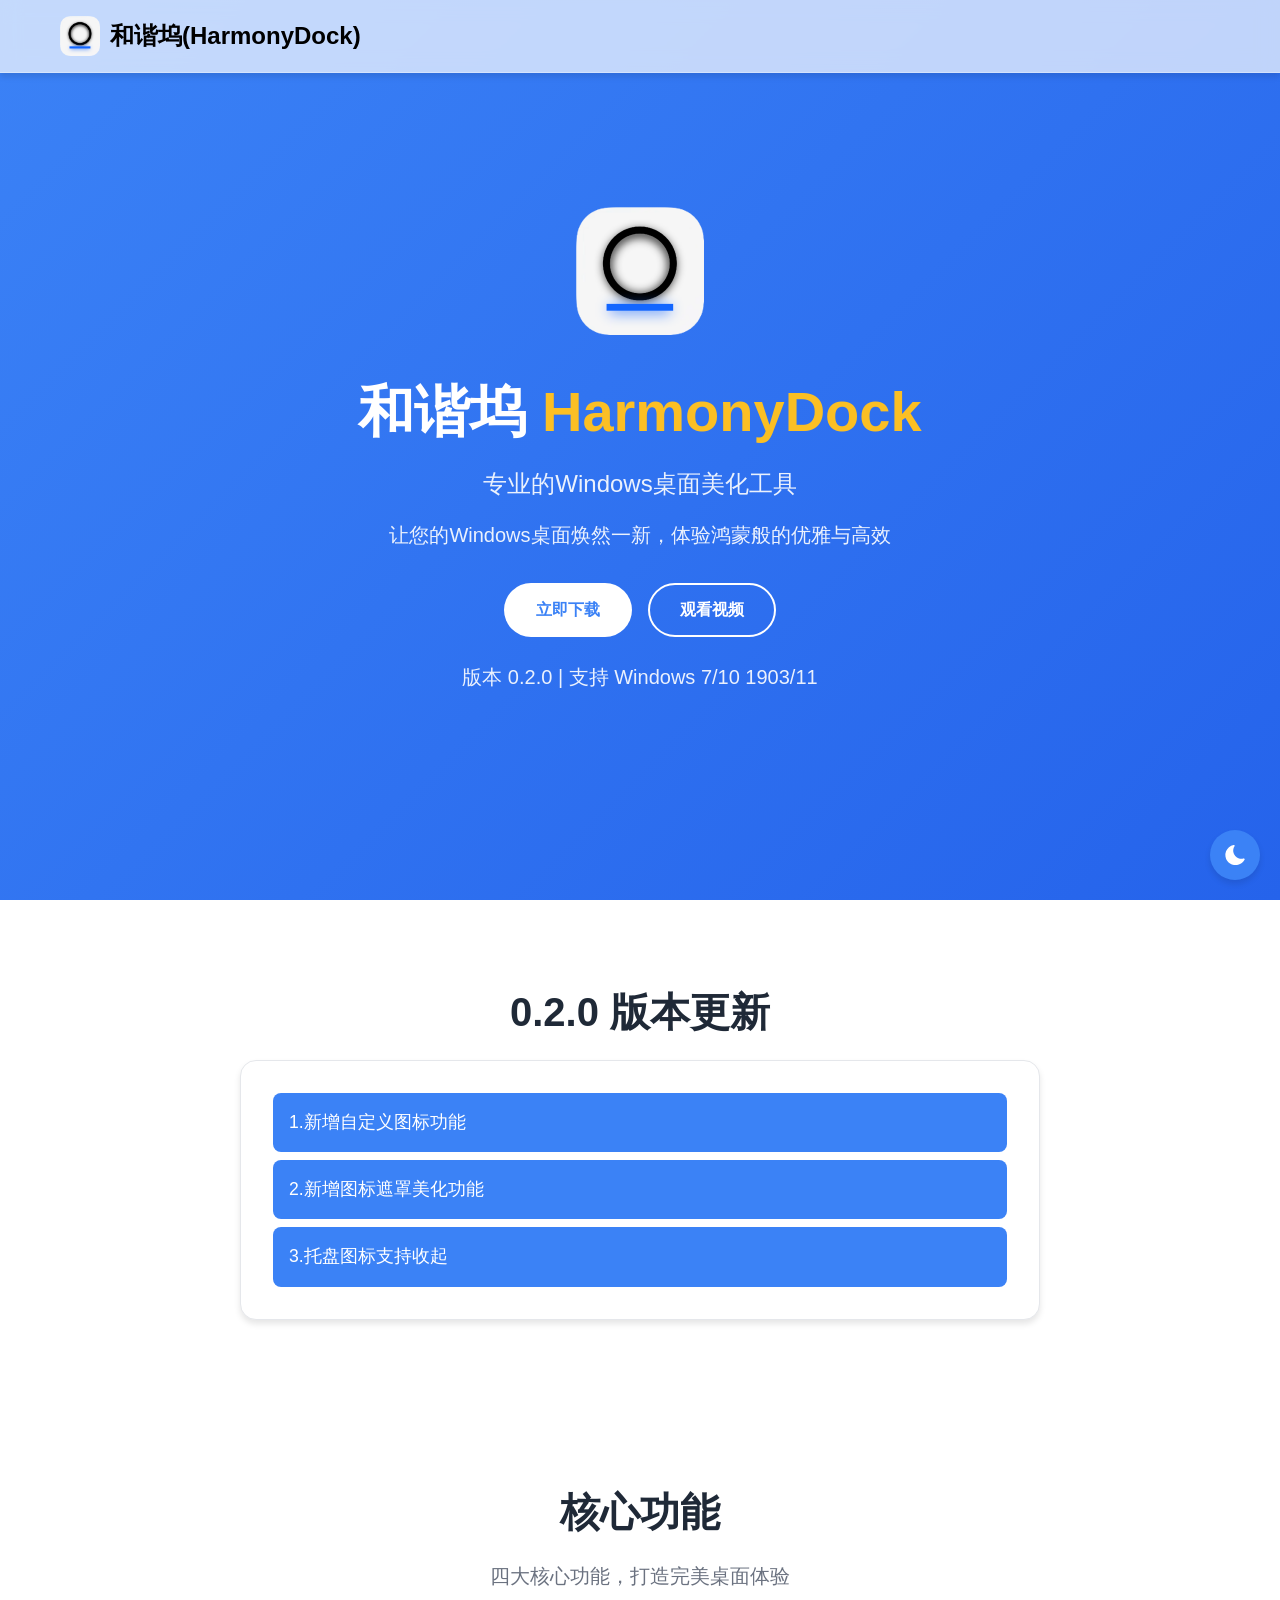
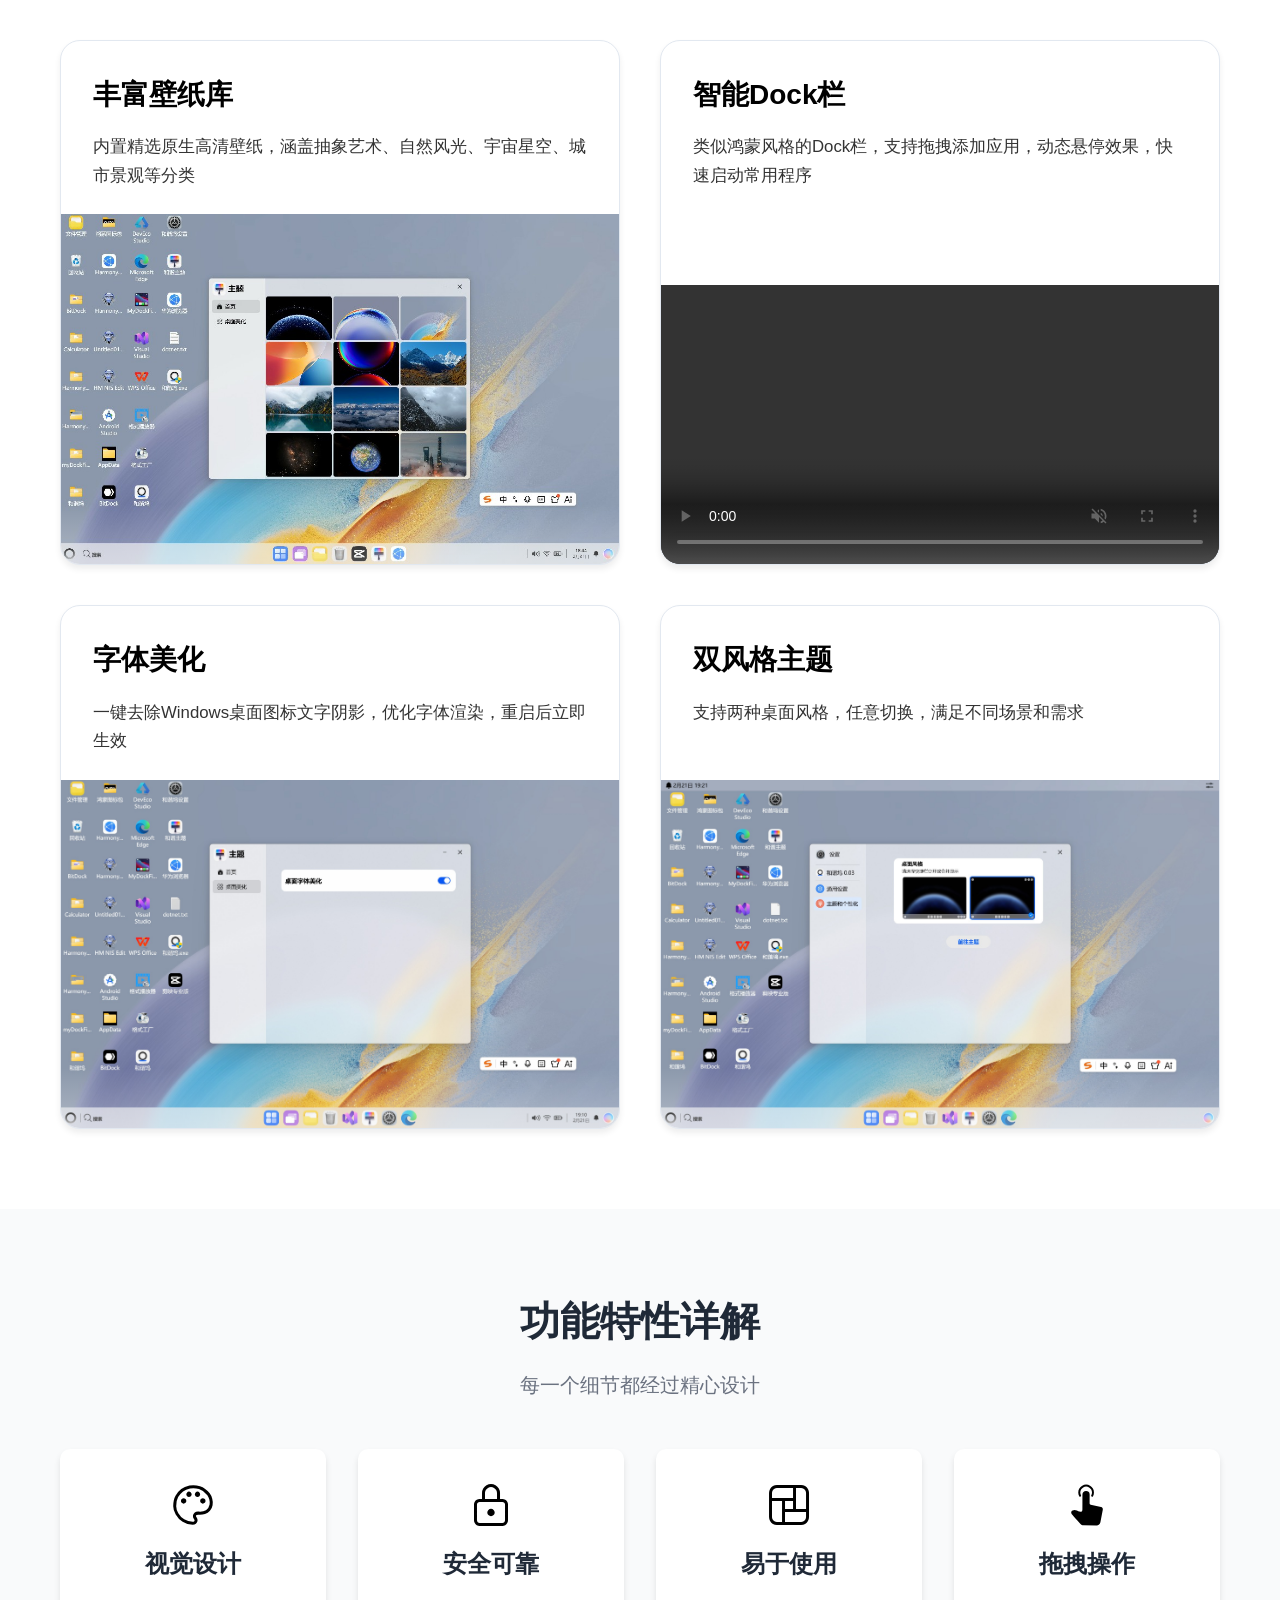
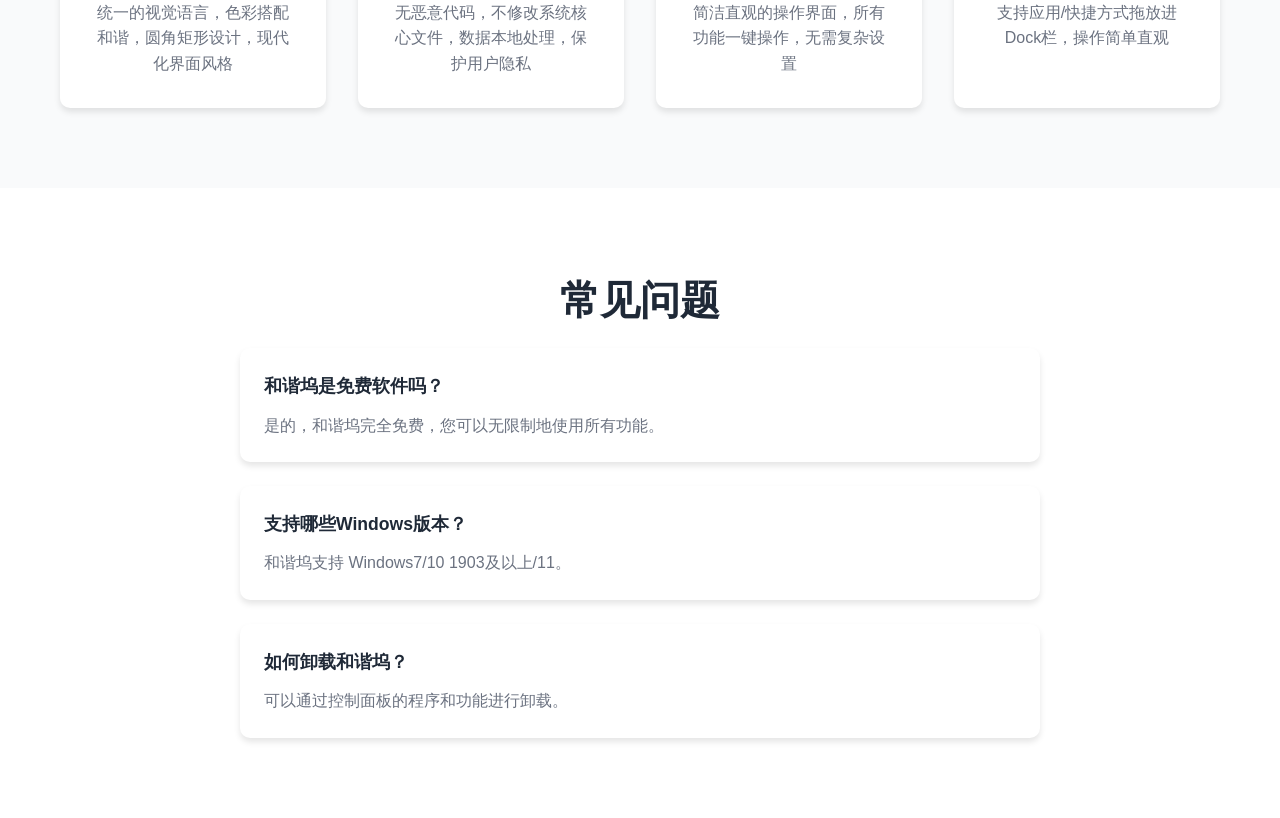
<file: index.html>
<!--0.2.0-->
<!--1.0.0-->
<!DOCTYPE html>
<html lang="zh-CN">
<script>
var _hmt = _hmt || [];
(function() {
  var hm = document.createElement("script");
  hm.src = "https://hm.baidu.com/hm.js?b7a203d08d34816ac7bce86832a13af5";
  var s = document.getElementsByTagName("script")[0]; 
  s.parentNode.insertBefore(hm, s);
})();
</script>
<head>
    <meta charset="UTF-8">
    <meta name="viewport" content="width=device-width, initial-scale=1.0">
    <title>和谐坞官网</title>
    <link rel="icon" href="dock.ico" type="image/x-icon">
    <link rel="stylesheet" href="styles.css">
</head>
<body>
    <!-- 导航栏 -->
    <nav class="navbar" id="navbar">
        <div class="container">
            <div class="logo">
                <img src="dock.ico" alt="和谐坞" class="logo-image">
                <span class="logo-text">和谐坞(HarmonyDock)</span>
            </div>
            <div class="hamburger" id="hamburger">

    </nav>

    <!-- 首页横幅 -->
    <section class="hero" id="home">
        <div class="container">
            <div class="hero-content">
                <img src="dock.ico" alt="和谐坞图标" class="hero-icon">
                <h1>和谐坞 <span class="highlight">HarmonyDock</span></h1>
                <p class="hero-subtitle">专业的Windows桌面美化工具</p>
                <p>让您的Windows桌面焕然一新，体验鸿蒙般的优雅与高效</p>
                <div class="hero-buttons">
                    <a href="https://share.feijipan.com/s/eW1Vp8AV" class="btn btn-primary">立即下载</a>
                    <a href="https://www.bilibili.com/video/BV1CrNg6SEHV/?share_source=copy_web&vd_source=3eca3c25449e4fe28323f1f6dd6b2895" class="btn btn-secondary" target="_blank">观看视频</a>
                </div>
                <p class="hero-meta">版本 0.2.0 | 支持 Windows 7/10 1903/11</p>
            </div>
        </div>
    </section>

    <!-- 版本更新 -->
    <section class="section" id="whats-new">
        <div class="container">
            <h2 class="section-title">0.2.0 版本更新</h2>
            <div class="update-content">
                <p>1.新增自定义图标功能</p>
                <p>2.新增图标遮罩美化功能</p>
                <p>3.托盘图标支持收起</p>
            </div>
        </div>
    </section>

    <!-- 核心功能 -->
    <section class="section" id="overview">
        <div class="container">
            <h2 class="section-title">核心功能</h2>
            <p class="section-subtitle">四大核心功能，打造完美桌面体验</p>
            <div class="overview-grid">
                <div class="overview-card">

                    <h3>丰富壁纸库</h3>
                    <p>内置精选原生高清壁纸，涵盖抽象艺术、自然风光、宇宙星空、城市景观等分类</p>
                    <div class="overview-media">
                        <img src="d2.jpg" alt="丰富壁纸库"/>
                    </div>
                </div>
                <div class="overview-card">

                    <h3>智能Dock栏</h3>
                    <p>类似鸿蒙风格的Dock栏，支持拖拽添加应用，动态悬停效果，快速启动常用程序</p>
                    <div class="overview-media">
                        <video controls autoplay loop muted>
                            <source src="dock.mp4" type="video/mp4">
                            您的浏览器不支持视频播放。
                        </video>
                    </div>
                </div>
                <div class="overview-card">

                    <h3>字体美化</h3>
                    <p>一键去除Windows桌面图标文字阴影，优化字体渲染，重启后立即生效</p>
                    <div class="overview-media">
                        <img src="d5.jpg" alt="字体美化"/>
                    </div>
                </div>
                <div class="overview-card">

                    <h3>双风格主题</h3>
                    <p>支持两种桌面风格，任意切换，满足不同场景和需求</p>
                    <div class="overview-media">
                        <img src="d7.jpg" alt="双风格主题"/>
                    </div>
                </div>
            </div>
        </div>
    </section>

    <!-- 详细功能特性 -->
    <section class="section section-alt" id="features">
        <div class="container">
            <h2 class="section-title">功能特性详解</h2>
            <p class="section-subtitle">每一个细节都经过精心设计</p>
            <div class="features-grid">
                <div class="feature-card">
                    <div class="feature-icon">
                        <img src="color.svg" alt="视觉设计"/>
                    </div>
                    <h3>视觉设计</h3>
                    <p>统一的视觉语言，色彩搭配和谐，圆角矩形设计，现代化界面风格</p>
                </div>
                <div class="feature-card">
                    <div class="feature-icon">
                        <img src="save.svg" alt="安全可靠"/>
                    </div>
                    <h3>安全可靠</h3>
                    <p>无恶意代码，不修改系统核心文件，数据本地处理，保护用户隐私</p>
                </div>
                <div class="feature-card">
                    <div class="feature-icon">
                        <img src="easy.svg" alt="易于使用"/>
                    </div>
                    <h3>易于使用</h3>
                    <p>简洁直观的操作界面，所有功能一键操作，无需复杂设置</p>
                </div>
                <div class="feature-card">
                    <div class="feature-icon">
                        <img src="drag.svg" alt="拖拽操作"/>
                    </div>
                    <h3>拖拽操作</h3>
                    <p>支持应用/快捷方式拖放进Dock栏，操作简单直观</p>
                </div>
            </div>
        </div>
    </section>


    <!-- 常见问题 -->
    <section class="section" id="faq">
        <div class="container">
            <h2 class="section-title">常见问题</h2>
            <div class="faq-grid">
                <div class="faq-item">
                    <h3>和谐坞是免费软件吗？</h3>
                    <p>是的，和谐坞完全免费，您可以无限制地使用所有功能。</p>
                </div>
                <div class="faq-item">
                    <h3>支持哪些Windows版本？</h3>
                    <p>和谐坞支持 Windows7/10 1903及以上/11。</p>
                </div>
                <div class="faq-item">
                    <h3>如何卸载和谐坞？</h3>
                    <p>可以通过控制面板的程序和功能进行卸载。</p>
                </div>
            </div>
        </div>
    </section>

    <script src="script.js"></script>
</body>
</html>
</file>
<file: styles.css>
/* 全局样式 */
* {
    margin: 0;
    padding: 0;
    box-sizing: border-box;
}

:root {
    --primary-color: #3b82f6;
    --primary-dark: #2563eb;
    --secondary-color: #10b981;
    --text-color: #1f2937;
    --text-light: #6b7280;
    --bg-light: #f9fafb;
    --bg-white: #ffffff;
    --border-color: #e5e7eb;
    --shadow: 0 4px 6px rgba(0, 0, 0, 0.1);
    --shadow-lg: 0 10px 25px rgba(0, 0, 0, 0.15);
}

body {
    font-family: "HarmonyOS Sans SC", -apple-system, BlinkMacSystemFont, "Microsoft YaHei", "Segoe UI", "PingFang SC", "Helvetica Neue", Arial, sans-serif;
    line-height: 1.6;
    color: var(--text-color);
    background-color: var(--bg-white);
}

.container {
    max-width: 1200px;
    margin: 0 auto;
    padding: 0 20px;
}

/* 导航栏样式 */
.navbar {
    background: rgba(255, 255, 255, 0.7);
    backdrop-filter: blur(10px);
    -webkit-backdrop-filter: blur(10px);
    border-bottom: 1px solid rgba(255, 255, 255, 0.3);
    box-shadow: var(--shadow);
    position: fixed;
    top: 0;
    width: 100%;
    z-index: 1000;
    transition: all 0.3s ease;
}

.navbar.scrolled {
    box-shadow: var(--shadow-lg);
}

.navbar .container {
    display: flex;
    justify-content: space-between;
    align-items: center;
    padding: 1rem 20px;
}

.logo {
    display: flex;
    align-items: center;
    gap: 10px;
}

.logo-image {
    height: 40px;
    width: auto;
    display: block;
}

.logo-text {
    font-size: 1.5rem;
    font-weight: bold;
    color: #000000;
}



/* 首页横幅样式 */
.hero {
    background: linear-gradient(135deg, var(--primary-color) 0%, var(--primary-dark) 100%);
    color: white;
    padding: 0;
    text-align: center;
    position: relative;
    overflow: hidden;
    min-height: 100vh;
    display: flex;
    align-items: center;
    justify-content: center;
}



.hero-content h1 {
    font-size: 3.5rem;
    margin-bottom: 0.5rem;
    animation: fadeInUp 0.8s ease;
    position: relative;
    z-index: 1;
}

.hero-content .highlight {
    color: #fbbf24;
    font-weight: 700;
}

.hero-content .hero-subtitle {
    font-size: 1.5rem;
    margin-bottom: 1rem;
    animation: fadeInUp 0.8s ease 0.1s backwards;
    position: relative;
    z-index: 1;
}

.hero-content p {
    font-size: 1.25rem;
    margin-bottom: 2rem;
    opacity: 0.9;
    animation: fadeInUp 0.8s ease 0.2s backwards;
    position: relative;
    z-index: 1;
}

.hero-buttons {
    display: flex;
    gap: 1rem;
    justify-content: center;
    animation: fadeInUp 0.8s ease 0.4s backwards;
    position: relative;
    z-index: 1;
}

.hero-meta {
    margin-top: 1.5rem;
    font-size: 0.9rem;
    opacity: 0.85;
    animation: fadeInUp 0.8s ease 0.5s backwards;
    position: relative;
    z-index: 1;
}

.hero-icon {
    display: block;
    margin: 2rem auto;
    width: 128px;
    height: 128px;
    animation: fadeInUp 0.8s ease 0.3s backwards;
    position: relative;
    z-index: 1;
}

.hero-stats {
    display: flex;
    justify-content: center;
    gap: 3rem;
    margin-top: 3rem;
    animation: fadeInUp 0.8s ease 0.6s backwards;
    position: relative;
    z-index: 1;
}

.stat-item {
    text-align: center;
}

.stat-number {
    font-size: 2.5rem;
    font-weight: bold;
    color: #fbbf24;
    margin-bottom: 0.5rem;
}

.stat-label {
    font-size: 1rem;
    opacity: 0.9;
}

/* 按钮样式 */
.btn {
    display: inline-block;
    padding: 12px 30px;
    border-radius: 50px;
    text-decoration: none;
    font-weight: 600;
    transition: all 0.3s ease;
    border: 2px solid transparent;
}

.btn-primary {
    background: white;
    color: var(--primary-color);
}

.btn-primary:hover {
    background: var(--bg-light);
    transform: translateY(-2px);
    box-shadow: var(--shadow-lg);
}

.btn-secondary {
    background: transparent;
    color: white;
    border: 2px solid white;
}

.btn-secondary:hover {
    background: white;
    color: var(--primary-color);
}

.btn-outline {
    background: transparent;
    color: var(--primary-color);
    border: 2px solid var(--primary-color);
}

.btn-outline:hover {
    background: var(--primary-color);
    color: white;
    transform: translateY(-2px);
}

/* 区块样式 */
.section {
    padding: 80px 0;
}

.section-alt {
    background: var(--bg-light);
}

.section-title {
    text-align: center;
    font-size: 2.5rem;
    margin-bottom: 1rem;
    color: var(--text-color);
}

.section-subtitle {
    text-align: center;
    font-size: 1.25rem;
    color: var(--text-light);
    margin-bottom: 3rem;
}

/* 版本更新样式 */
#whats-new {
    padding: 80px 0;
}

.update-content {
    max-width: 800px;
    margin: 0 auto;
    background: var(--bg-white);
    border-radius: 16px;
    padding: 2rem;
    box-shadow: var(--shadow);
    border: 1px solid var(--border-color);
}

.update-content p {
    font-size: 1.1rem;
    color: white;
    line-height: 2;
    margin-bottom: 0.5rem;
    padding: 0.75rem 1rem;
    background: var(--primary-color);
    border-radius: 8px;
    text-align: left;
    transition: all 0.3s ease;
}

.update-content p:hover {
    transform: translateY(-5px);
    box-shadow: var(--shadow-lg);
}

.update-content p:last-child {
    margin-bottom: 0;
}

/* 关于我们样式 */
.about-content {
    display: grid;
    grid-template-columns: 1fr 1fr;
    gap: 4rem;
    align-items: center;
}

.about-text h3 {
    font-size: 2rem;
    margin-bottom: 1rem;
    color: var(--text-color);
}

.about-text p {
    margin-bottom: 1rem;
    color: var(--text-light);
    line-height: 1.8;
}

.placeholder-image {
    background: linear-gradient(135deg, var(--bg-light) 0%, var(--border-color) 100%);
    height: 300px;
    display: flex;
    align-items: center;
    justify-content: center;
    border-radius: 10px;
    font-size: 1.5rem;
    color: var(--text-light);
}

/* 功能特性样式 */
.features-grid {
    display: grid;
    grid-template-columns: repeat(4, 1fr);
    gap: 2rem;
}

@media (max-width: 1200px) {
    .features-grid {
        grid-template-columns: repeat(2, 1fr);
    }
}

@media (max-width: 768px) {
    .features-grid {
        grid-template-columns: 1fr;
    }
}

.feature-card {
    background: var(--bg-white);
    padding: 2rem;
    border-radius: 10px;
    box-shadow: var(--shadow);
    transition: all 0.3s ease;
    text-align: center;
}

.feature-card:hover {
    transform: translateY(-5px);
    box-shadow: var(--shadow-lg);
}

.feature-icon {
    font-size: 3rem;
    margin-bottom: 1rem;
    display: flex;
    justify-content: center;
    align-items: center;
}

.feature-icon img {
    width: 48px;
    height: 48px;
}

.feature-card h3 {
    font-size: 1.5rem;
    margin-bottom: 1rem;
    color: var(--text-color);
}

.feature-card p {
    color: var(--text-light);
    line-height: 1.6;
}

/* 核心功能概览样式 */
.overview-grid {
    display: grid;
    grid-template-columns: repeat(2, 1fr);
    gap: 2.5rem;
    align-items: stretch;
}

@media (max-width: 900px) {
    .overview-grid {
        grid-template-columns: 1fr;
    }
}

.overview-card {
    background: #FFFFFF;
    padding: 0;
    border-radius: 20px;
    box-shadow: 0 4px 6px rgba(0, 0, 0, 0.07);
    border: 1px solid #E2E8F0;
    transition: all 0.3s ease;
    overflow: hidden;
    display: flex;
    flex-direction: column;
}

.overview-card:hover {
    transform: translateY(-8px);
    box-shadow: 0 20px 25px rgba(0, 0, 0, 0.1);
    border-color: #0052FF;
}

.overview-card h3 {
    font-size: 1.75rem;
    margin-bottom: 1rem;
    color: #000000;
    font-weight: 700;
    padding: 2rem 2rem 0;
    font-family: "Plus Jakarta Sans", -apple-system, BlinkMacSystemFont, "Microsoft YaHei UI", sans-serif;
}

.overview-icon {
    display: flex;
    justify-content: center;
    align-items: center;
    padding: 2rem 2rem 0;
}

.overview-icon img {
    width: 60px;
    height: 60px;
    object-fit: contain;
}

#supported-apps .overview-card h3 {
    text-align: center;
}

#supported-apps .overview-grid {
    grid-template-columns: repeat(3, 1fr);
}

@media (max-width: 900px) {
    #supported-apps .overview-grid {
        grid-template-columns: 1fr;
    }
}

.overview-card p {
    color: #333333;
    line-height: 1.7;
    font-size: 1.05rem;
    padding: 0 2rem 1.5rem;
}

.overview-media {
    margin-top: 0;
    border-radius: 0;
    overflow: hidden;
    position: relative;
    flex: 1;
    display: flex;
    align-items: flex-end;
    justify-content: center;
}

.overview-media::after {
    content: '';
    position: absolute;
    bottom: 0;
    left: 0;
    right: 0;
    height: 60px;
    background: linear-gradient(to top, rgba(255, 255, 255, 0.3), transparent);
    pointer-events: none;
}

.overview-media img,
.overview-media video {
    width: 100%;
    height: auto;
    display: block;
    object-fit: contain;

}


/* 截图展示样式 */
.screenshots-grid {
    display: grid;
    grid-template-columns: repeat(auto-fit, minmax(250px, 1fr));
    gap: 2rem;
}

.screenshot-card {
    background: var(--bg-white);
    border-radius: 10px;
    overflow: hidden;
    box-shadow: var(--shadow);
    transition: all 0.3s ease;
}

.screenshot-card:hover {
    transform: translateY(-5px);
    box-shadow: var(--shadow-lg);
}

.screenshot-image {
    background: linear-gradient(135deg, var(--bg-light) 0%, var(--border-color) 100%);
    display: flex;
    align-items: center;
    justify-content: center;
}

.screenshot-image img {
    width: 100%;
    height: auto;
    display: block;
}

.screenshot-video {
    width: 100%;
    height: 200px;
    object-fit: cover;
    display: block;
}

.screenshot-placeholder {
    font-size: 1.2rem;
    color: var(--text-light);
}

.screenshot-card h3 {
    font-size: 1.25rem;
    margin: 1rem 0 0.5rem;
    padding: 0 1rem;
    color: var(--text-color);
}

.screenshot-card p {
    font-size: 0.9rem;
    padding: 0 1rem 1rem;
    color: var(--text-light);
}

/* 使用场景样式 */
.scenarios-grid {
    display: grid;
    grid-template-columns: repeat(auto-fit, minmax(250px, 1fr));
    gap: 2rem;
}

.scenario-card {
    background: var(--bg-white);
    padding: 2rem;
    border-radius: 10px;
    box-shadow: var(--shadow);
    transition: all 0.3s ease;
    text-align: center;
}

.scenario-card:hover {
    transform: translateY(-5px);
    box-shadow: var(--shadow-lg);
}

.scenario-icon {
    font-size: 3rem;
    margin-bottom: 1rem;
}

.scenario-card h3 {
    font-size: 1.25rem;
    margin-bottom: 0.75rem;
    color: var(--text-color);
}

.scenario-card p {
    color: var(--text-light);
    line-height: 1.5;
}

/* 桌面字体美化功能样式 */
.feature-highlight {
    text-align: center;
    padding: 3rem 0;
}

.feature-icon-large {
    font-size: 5rem;
    margin-bottom: 1.5rem;
}

.feature-description {
    font-size: 1.25rem;
    color: var(--text-light);
    margin-bottom: 3rem;
    max-width: 800px;
    margin-left: auto;
    margin-right: auto;
}

.feature-benefits {
    display: grid;
    grid-template-columns: repeat(auto-fit, minmax(250px, 1fr));
    gap: 2rem;
    margin-top: 3rem;
}

.benefit-item {
    background: linear-gradient(135deg, var(--primary-color) 0%, var(--primary-dark) 100%);
    color: white;
    padding: 2rem;
    border-radius: 10px;
    box-shadow: var(--shadow);
    transition: all 0.3s ease;
    text-align: center;
}

.benefit-item:hover {
    transform: translateY(-5px);
    box-shadow: var(--shadow-lg);
}

.benefit-icon {
    font-size: 3rem;
    display: block;
    margin-bottom: 1rem;
}

.benefit-item h3 {
    font-size: 1.25rem;
    margin-bottom: 0.75rem;
    color: white;
}

.benefit-item p {
    color: rgba(255, 255, 255, 0.9);
    line-height: 1.5;
}

/* 主题展示区样式 */
.themes-grid {
    display: grid;
    grid-template-columns: repeat(auto-fit, minmax(250px, 1fr));
    gap: 2rem;
}

.theme-card {
    background: var(--bg-white);
    border-radius: 10px;
    overflow: hidden;
    box-shadow: var(--shadow);
    transition: all 0.3s ease;
}

.theme-card:hover {
    transform: translateY(-5px);
    box-shadow: var(--shadow-lg);
}

.theme-image {
    height: 200px;
    background: linear-gradient(135deg, var(--bg-light) 0%, var(--border-color) 100%);
    display: flex;
    align-items: center;
    justify-content: center;
}

.theme-placeholder {
    font-size: 1.2rem;
    color: var(--text-light);
}

.theme-card h3 {
    font-size: 1.25rem;
    margin: 1rem 0;
    padding: 0 1rem;
    color: var(--text-color);
    text-align: center;
}

/* 视频容器样式 */
.video-container {
    max-width: 900px;
    margin: 0 auto;
    position: relative;
    padding-bottom: 56.25%; /* 16:9 比例 */
    height: 0;
    overflow: hidden;
    border-radius: 10px;
    box-shadow: var(--shadow-lg);
}

.video-container iframe {
    position: absolute;
    top: 0;
    left: 0;
    width: 100%;
    height: 100%;
    border: none;
}

/* 技术规格样式 */
.specs-grid {
    display: grid;
    grid-template-columns: repeat(auto-fit, minmax(300px, 1fr));
    gap: 2rem;
}

.spec-item {
    background: var(--bg-white);
    padding: 2rem;
    border-radius: 10px;
    box-shadow: var(--shadow);
}

.spec-item h3 {
    font-size: 1.5rem;
    margin-bottom: 1.5rem;
    color: var(--text-color);
    border-bottom: 2px solid var(--primary-color);
    padding-bottom: 0.5rem;
}

.spec-item ul {
    list-style: none;
}

.spec-item li {
    padding: 0.5rem 0;
    color: var(--text-light);
    line-height: 1.8;
    position: relative;
    padding-left: 1.5rem;
}

.spec-item li::before {
    content: '✓';
    position: absolute;
    left: 0;
    color: var(--secondary-color);
    font-weight: bold;
}

/* 下载卡片样式 */
.download-card {
    background: linear-gradient(135deg, var(--primary-color) 0%, var(--primary-dark) 100%);
    color: white;
    border-radius: 15px;
    padding: 3rem;
    display: grid;
    grid-template-columns: 1fr auto;
    gap: 3rem;
    align-items: center;
    box-shadow: var(--shadow-lg);
}

.download-info h3 {
    font-size: 2rem;
    margin-bottom: 0.5rem;
}

.download-info > p {
    margin-bottom: 2rem;
    opacity: 0.9;
}

.download-features {
    list-style: none;
    margin-bottom: 2rem;
}

.download-features li {
    padding: 0.5rem 0;
    opacity: 0.9;
}

.download-action {
    text-align: center;
}

.btn-large {
    padding: 15px 40px;
    font-size: 1.1rem;
}

.download-size {
    margin-top: 1rem;
    opacity: 0.9;
}

.download-note {
    margin-top: 0.5rem;
    opacity: 0.8;
    font-size: 0.9rem;
}

/* 常见问题样式 */
.faq-grid {
    display: grid;
    gap: 1.5rem;
    max-width: 800px;
    margin: 0 auto;
}

.faq-item {
    background: var(--bg-white);
    padding: 1.5rem;
    border-radius: 10px;
    box-shadow: var(--shadow);
    transition: all 0.3s ease;
}

.faq-item:hover {
    transform: translateX(5px);
    box-shadow: var(--shadow-lg);
}

.faq-item h3 {
    font-size: 1.1rem;
    margin-bottom: 0.75rem;
    color: var(--text-color);
}

.faq-item p {
    color: var(--text-light);
    line-height: 1.6;
}

/* 定价样式 */
.pricing-grid {
    display: grid;
    grid-template-columns: repeat(auto-fit, minmax(300px, 1fr));
    gap: 2rem;
}

.pricing-card {
    background: var(--bg-white);
    padding: 3rem 2rem;
    border-radius: 10px;
    box-shadow: var(--shadow);
    transition: all 0.3s ease;
    text-align: center;
    position: relative;
}

.pricing-card:hover {
    transform: translateY(-5px);
    box-shadow: var(--shadow-lg);
}

.pricing-card-popular {
    border: 2px solid var(--primary-color);
    transform: scale(1.05);
}

.pricing-card-popular:hover {
    transform: scale(1.05) translateY(-5px);
}

.popular-badge {
    position: absolute;
    top: -15px;
    left: 50%;
    transform: translateX(-50%);
    background: var(--primary-color);
    color: white;
    padding: 5px 20px;
    border-radius: 20px;
    font-size: 0.9rem;
    font-weight: 600;
}

.pricing-card h3 {
    font-size: 1.5rem;
    margin-bottom: 1rem;
    color: var(--text-color);
}

.price {
    font-size: 3rem;
    font-weight: bold;
    color: var(--primary-color);
    margin-bottom: 2rem;
}

.price span {
    font-size: 1rem;
    color: var(--text-light);
    font-weight: normal;
}

.features-list {
    list-style: none;
    margin-bottom: 2rem;
    text-align: left;
}

.features-list li {
    padding: 0.5rem 0;
    color: var(--text-light);
}

/* 联系我们样式 */
.contact-content {
    display: grid;
    grid-template-columns: 1fr 1fr;
    gap: 4rem;
}

.contact-info h3 {
    font-size: 2rem;
    margin-bottom: 1rem;
    color: var(--text-color);
}

.contact-info p {
    margin-bottom: 2rem;
    color: var(--text-light);
    line-height: 1.8;
}

.contact-details {
    display: flex;
    flex-direction: column;
    gap: 1rem;
}

.contact-item {
    display: flex;
    align-items: center;
    gap: 1rem;
    color: var(--text-light);
}

.contact-icon {
    font-size: 1.5rem;
}

.contact-form {
    background: var(--bg-white);
    padding: 2rem;
    border-radius: 10px;
    box-shadow: var(--shadow);
}

.form-group {
    margin-bottom: 1rem;
}

.form-group input,
.form-group textarea {
    width: 100%;
    padding: 12px;
    border: 1px solid var(--border-color);
    border-radius: 5px;
    font-size: 1rem;
    transition: border-color 0.3s ease;
}

.form-group input:focus,
.form-group textarea:focus {
    outline: none;
    border-color: var(--primary-color);
}

.form-group textarea {
    resize: vertical;
}

/* 页脚样式 */
.footer {
    background: var(--bg-light);
    color: var(--text-color);
    padding: 60px 0 20px;
}

.footer-content {
    display: grid;
    grid-template-columns: repeat(auto-fit, minmax(250px, 1fr));
    gap: 2rem;
    margin-bottom: 2rem;
}

.footer-section h3 {
    font-size: 1.2rem;
    margin-bottom: 1rem;
    color: var(--text-color);
}

.footer-section p {
    color: var(--text-light);
    line-height: 1.8;
}

.footer-section ul {
    list-style: none;
}

.footer-section ul li {
    margin-bottom: 0.5rem;
}

.footer-section a {
    color: var(--text-light);
    text-decoration: none;
    transition: color 0.3s ease;
}

.footer-section a:hover {
    color: var(--primary-color);
}

.footer-bottom {
    text-align: center;
    padding-top: 2rem;
    border-top: 1px solid var(--border-color);
    color: var(--text-light);
}

/* 动画 */
@keyframes fadeInUp {
    from {
        opacity: 0;
        transform: translateY(30px);
    }
    to {
        opacity: 1;
        transform: translateY(0);
    }
}

/* 响应式设计 */
@media (max-width: 768px) {

    .hamburger {
        display: flex;
    }

    .hamburger.active span:nth-child(1) {
        transform: rotate(45deg) translate(8px, 8px);
    }

    .hamburger.active span:nth-child(2) {
        opacity: 0;
    }

    .hamburger.active span:nth-child(3) {
        transform: rotate(-45deg) translate(7px, -7px);
    }

    .hero-content h1 {
        font-size: 2rem;
    }

    .hero-content p {
        font-size: 1rem;
    }

    .hero-buttons {
        flex-direction: column;
    }

    .about-content {
        grid-template-columns: 1fr;
    }

    .contact-content {
        grid-template-columns: 1fr;
    }

    .features-grid,
    .pricing-grid {
        grid-template-columns: 1fr;
    }

    .section-title {
        font-size: 2rem;
    }

    .placeholder-image {
        height: 200px;
    }
}

@media (max-width: 480px) {
    .hero-content h1 {
        font-size: 1.75rem;
    }

    .section {
        padding: 60px 0;
    }

    .pricing-card {
        padding: 2rem 1rem;
    }
}

/* 平滑滚动 */
html {
    scroll-behavior: smooth;
}

/* 深色模式样式 */
body.dark-mode {
    --text-color: #f9fafb;
    --text-light: #d1d5db;
    --bg-light: #1f2937;
    --bg-white: #111827;
    --border-color: #374151;
    --shadow: 0 4px 6px rgba(0, 0, 0, 0.3);
    --shadow-lg: 0 10px 25px rgba(0, 0, 0, 0.4);
}

body.dark-mode .navbar {
    background: rgba(17, 24, 39, 0.7);
    border-bottom: 1px solid rgba(55, 65, 81, 0.3);
}

body.dark-mode .logo-text {
    color: #f9fafb;
}

body.dark-mode .overview-card {
    background: #1f2937;
    border-color: #374151;
}

body.dark-mode .overview-card h3 {
    color: #f9fafb;
}

body.dark-mode .overview-card p {
    color: #d1d5db;
}

body.dark-mode .feature-card {
    background: #1f2937;
}

body.dark-mode .faq-item {
    background: #1f2937;
}

body.dark-mode .update-content {
    background: #1f2937;
    border-color: #374151;
}

body.dark-mode .update-content p {
    color: white;
    background: var(--primary-color);
}

body.dark-mode .feature-icon img {
    filter: brightness(0) invert(1);
}

body.dark-mode .hero {
    background: linear-gradient(135deg, #1e3a8a 0%, #1e40af 100%);
}
</file>
